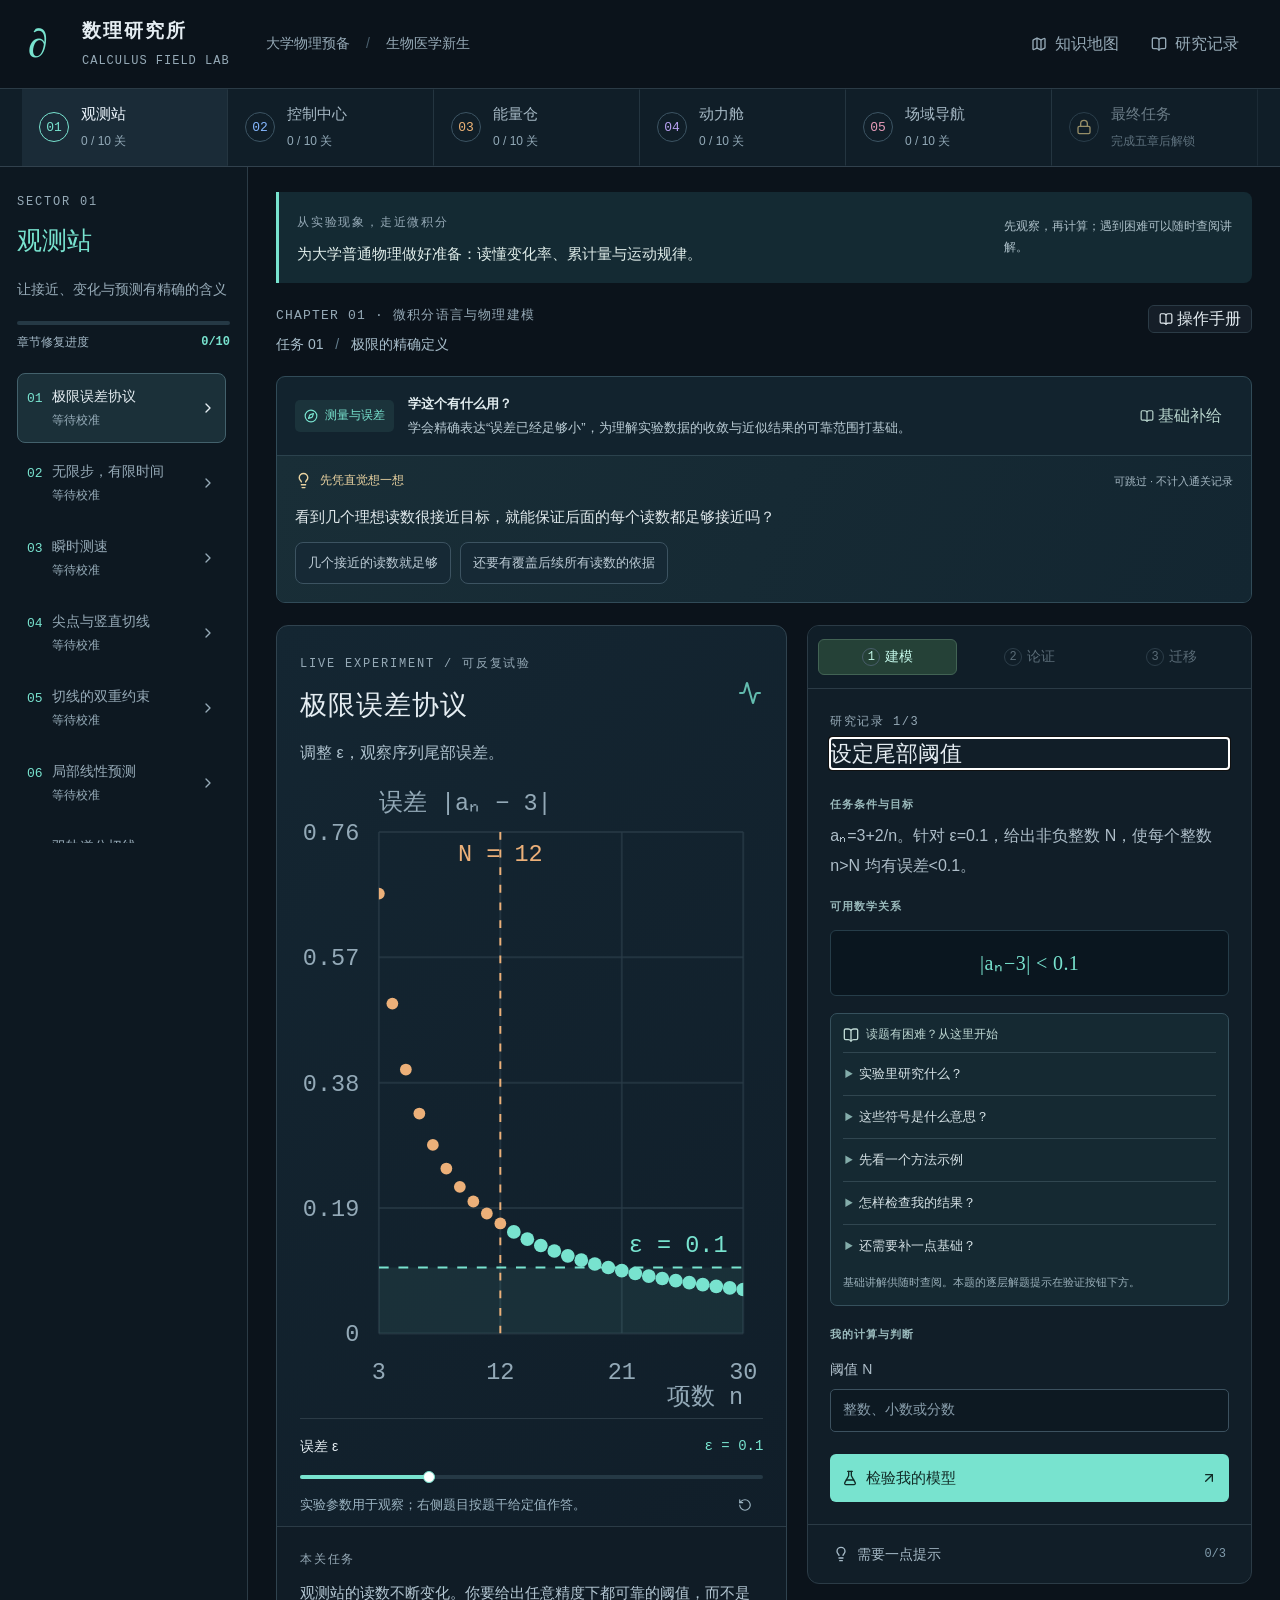
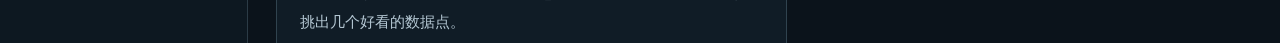
<file: index.html>
<!DOCTYPE html><html lang="zh-CN" class="dark"><head><meta charSet="utf-8"/><meta name="viewport" content="width=device-width, initial-scale=1"/><link rel="stylesheet" href="https://yaoyuzhang1.github.io/math-physics-lab-play/_next/static/css/index.BwyUBwGz.css" data-rsc-css-href="https://yaoyuzhang1.github.io/math-physics-lab-play/_next/static/css/index.BwyUBwGz.css" data-precedence="vite-rsc/importer-resources"/><link rel="modulepreload" fetchPriority="low" href="https://yaoyuzhang1.github.io/math-physics-lab-play/_next/static/chunks/index-DIDPysHD.js"/><script src="https://yaoyuzhang1.github.io/math-physics-lab-play/_next/static/chunks/rolldown-runtime-C60lm6uB.js" type="module" async=""></script><script src="https://yaoyuzhang1.github.io/math-physics-lab-play/_next/static/chunks/framework-D_rUT4EX.js" type="module" async=""></script><link rel="modulepreload" href="https://yaoyuzhang1.github.io/math-physics-lab-play/_next/static/chunks/layout-segment-context-DP21lAop.js" crossorigin=""/><link rel="modulepreload" href="https://yaoyuzhang1.github.io/math-physics-lab-play/_next/static/chunks/page-DeV_nULg.js" crossorigin=""/><title>数理研究所 · 生物医学大学物理预备</title><meta name="description" content="面向生物医学新生的大学物理预备游戏。通过测量、流量、温度、弹性与场的实验，理解微积分；五章50关、68项核心知识，含基础讲解与迁移验证。"/><link rel="icon" href="/math-physics-lab-play/favicon.svg"/><script>Object.assign(((self[Symbol.for("vinext.navigationRuntime")]??={bootstrap:{routeManifest:null},functions:{}}).bootstrap.rsc??={rsc:[]}),{params:{},nav:{"pathname":"/","searchParams":[]}})</script><link rel="modulepreload" href="https://yaoyuzhang1.github.io/math-physics-lab-play/_next/static/chunks/index-DIDPysHD.js" />
</head><body><div class="course-app" style="--chapter-color:#78e3cf"><header class="topbar"><div class="brand"><span class="brand-mark">∂</span><div><strong>数理研究所</strong><span>CALCULUS FIELD LAB</span></div></div><div class="course-label">大学物理预备 <span>/</span> 生物医学新生</div><div class="top-actions"><button type="button" tabindex="0" data-slot="button" class="group/button inline-flex shrink-0 items-center justify-center rounded-lg border border-transparent bg-clip-padding text-sm font-medium whitespace-nowrap transition-all outline-none select-none focus-visible:border-ring focus-visible:ring-3 focus-visible:ring-ring/50 active:not-aria-[haspopup]:translate-y-px disabled:pointer-events-none disabled:opacity-50 aria-invalid:border-destructive aria-invalid:ring-3 aria-invalid:ring-destructive/20 dark:aria-invalid:border-destructive/50 dark:aria-invalid:ring-destructive/40 [&amp;_svg]:pointer-events-none [&amp;_svg]:shrink-0 [&amp;_svg:not([class*=&#x27;size-&#x27;])]:size-4 hover:bg-muted hover:text-foreground aria-expanded:bg-muted aria-expanded:text-foreground dark:hover:bg-muted/50 h-8 gap-1.5 px-2.5 has-data-[icon=inline-end]:pr-2 has-data-[icon=inline-start]:pl-2 manual-button"><svg xmlns="http://www.w3.org/2000/svg" width="24" height="24" viewBox="0 0 24 24" fill="none" stroke="currentColor" stroke-width="2" stroke-linecap="round" stroke-linejoin="round" class="lucide lucide-map" aria-hidden="true"><path d="M14.106 5.553a2 2 0 0 0 1.788 0l3.659-1.83A1 1 0 0 1 21 4.619v12.764a1 1 0 0 1-.553.894l-4.553 2.277a2 2 0 0 1-1.788 0l-4.212-2.106a2 2 0 0 0-1.788 0l-3.659 1.83A1 1 0 0 1 3 19.381V6.618a1 1 0 0 1 .553-.894l4.553-2.277a2 2 0 0 1 1.788 0z"></path><path d="M15 5.764v15"></path><path d="M9 3.236v15"></path></svg>知识地图</button><button type="button" tabindex="0" data-slot="button" class="group/button inline-flex shrink-0 items-center justify-center rounded-lg border border-transparent bg-clip-padding text-sm font-medium whitespace-nowrap transition-all outline-none select-none focus-visible:border-ring focus-visible:ring-3 focus-visible:ring-ring/50 active:not-aria-[haspopup]:translate-y-px disabled:pointer-events-none disabled:opacity-50 aria-invalid:border-destructive aria-invalid:ring-3 aria-invalid:ring-destructive/20 dark:aria-invalid:border-destructive/50 dark:aria-invalid:ring-destructive/40 [&amp;_svg]:pointer-events-none [&amp;_svg]:shrink-0 [&amp;_svg:not([class*=&#x27;size-&#x27;])]:size-4 hover:bg-muted hover:text-foreground aria-expanded:bg-muted aria-expanded:text-foreground dark:hover:bg-muted/50 h-8 gap-1.5 px-2.5 has-data-[icon=inline-end]:pr-2 has-data-[icon=inline-start]:pl-2 manual-button"><svg xmlns="http://www.w3.org/2000/svg" width="24" height="24" viewBox="0 0 24 24" fill="none" stroke="currentColor" stroke-width="2" stroke-linecap="round" stroke-linejoin="round" class="lucide lucide-book-open" aria-hidden="true"><path d="M12 5v16"></path><path d="M20.001 19A2 2 0 0022 17V5a2 2 0 00-1.999-2L16 3.002A5 5 0 0012 5a5 5 0 00-4-2H4a2 2 0 00-2 2v12a2 2 0 001.999 2H8a5 5 0 014 2 5 5 0 014-2z"></path></svg>研究记录</button></div></header><nav class="chapter-strip" aria-label="课程章节"><button type="button" data-disabled="" tabindex="0" disabled="" data-slot="button" aria-current="step" class="group/button inline-flex shrink-0 items-center justify-center rounded-lg border border-transparent bg-clip-padding text-sm font-medium whitespace-nowrap transition-all outline-none select-none focus-visible:border-ring focus-visible:ring-3 focus-visible:ring-ring/50 active:not-aria-[haspopup]:translate-y-px disabled:pointer-events-none disabled:opacity-50 aria-invalid:border-destructive aria-invalid:ring-3 aria-invalid:ring-destructive/20 dark:aria-invalid:border-destructive/50 dark:aria-invalid:ring-destructive/40 [&amp;_svg]:pointer-events-none [&amp;_svg]:shrink-0 [&amp;_svg:not([class*=&#x27;size-&#x27;])]:size-4 hover:bg-muted hover:text-foreground aria-expanded:bg-muted aria-expanded:text-foreground dark:hover:bg-muted/50 h-8 gap-1.5 px-2.5 has-data-[icon=inline-end]:pr-2 has-data-[icon=inline-start]:pl-2 chapter-station selected" style="--station-color:#78e3cf"><span class="station-index">01</span><span><strong>观测站</strong><small>0 / 10 关</small></span><span class="station-progress" style="width:0%"></span></button><button type="button" data-disabled="" tabindex="0" disabled="" data-slot="button" class="group/button inline-flex shrink-0 items-center justify-center rounded-lg border border-transparent bg-clip-padding text-sm font-medium whitespace-nowrap transition-all outline-none select-none focus-visible:border-ring focus-visible:ring-3 focus-visible:ring-ring/50 active:not-aria-[haspopup]:translate-y-px disabled:pointer-events-none disabled:opacity-50 aria-invalid:border-destructive aria-invalid:ring-3 aria-invalid:ring-destructive/20 dark:aria-invalid:border-destructive/50 dark:aria-invalid:ring-destructive/40 [&amp;_svg]:pointer-events-none [&amp;_svg]:shrink-0 [&amp;_svg:not([class*=&#x27;size-&#x27;])]:size-4 hover:bg-muted hover:text-foreground aria-expanded:bg-muted aria-expanded:text-foreground dark:hover:bg-muted/50 h-8 gap-1.5 px-2.5 has-data-[icon=inline-end]:pr-2 has-data-[icon=inline-start]:pl-2 chapter-station" style="--station-color:#86b8ff"><span class="station-index">02</span><span><strong>控制中心</strong><small>0 / 10 关</small></span><span class="station-progress" style="width:0%"></span></button><button type="button" data-disabled="" tabindex="0" disabled="" data-slot="button" class="group/button inline-flex shrink-0 items-center justify-center rounded-lg border border-transparent bg-clip-padding text-sm font-medium whitespace-nowrap transition-all outline-none select-none focus-visible:border-ring focus-visible:ring-3 focus-visible:ring-ring/50 active:not-aria-[haspopup]:translate-y-px disabled:pointer-events-none disabled:opacity-50 aria-invalid:border-destructive aria-invalid:ring-3 aria-invalid:ring-destructive/20 dark:aria-invalid:border-destructive/50 dark:aria-invalid:ring-destructive/40 [&amp;_svg]:pointer-events-none [&amp;_svg]:shrink-0 [&amp;_svg:not([class*=&#x27;size-&#x27;])]:size-4 hover:bg-muted hover:text-foreground aria-expanded:bg-muted aria-expanded:text-foreground dark:hover:bg-muted/50 h-8 gap-1.5 px-2.5 has-data-[icon=inline-end]:pr-2 has-data-[icon=inline-start]:pl-2 chapter-station" style="--station-color:#efb477"><span class="station-index">03</span><span><strong>能量仓</strong><small>0 / 10 关</small></span><span class="station-progress" style="width:0%"></span></button><button type="button" data-disabled="" tabindex="0" disabled="" data-slot="button" class="group/button inline-flex shrink-0 items-center justify-center rounded-lg border border-transparent bg-clip-padding text-sm font-medium whitespace-nowrap transition-all outline-none select-none focus-visible:border-ring focus-visible:ring-3 focus-visible:ring-ring/50 active:not-aria-[haspopup]:translate-y-px disabled:pointer-events-none disabled:opacity-50 aria-invalid:border-destructive aria-invalid:ring-3 aria-invalid:ring-destructive/20 dark:aria-invalid:border-destructive/50 dark:aria-invalid:ring-destructive/40 [&amp;_svg]:pointer-events-none [&amp;_svg]:shrink-0 [&amp;_svg:not([class*=&#x27;size-&#x27;])]:size-4 hover:bg-muted hover:text-foreground aria-expanded:bg-muted aria-expanded:text-foreground dark:hover:bg-muted/50 h-8 gap-1.5 px-2.5 has-data-[icon=inline-end]:pr-2 has-data-[icon=inline-start]:pl-2 chapter-station" style="--station-color:#b9a1f3"><span class="station-index">04</span><span><strong>动力舱</strong><small>0 / 10 关</small></span><span class="station-progress" style="width:0%"></span></button><button type="button" data-disabled="" tabindex="0" disabled="" data-slot="button" class="group/button inline-flex shrink-0 items-center justify-center rounded-lg border border-transparent bg-clip-padding text-sm font-medium whitespace-nowrap transition-all outline-none select-none focus-visible:border-ring focus-visible:ring-3 focus-visible:ring-ring/50 active:not-aria-[haspopup]:translate-y-px disabled:pointer-events-none disabled:opacity-50 aria-invalid:border-destructive aria-invalid:ring-3 aria-invalid:ring-destructive/20 dark:aria-invalid:border-destructive/50 dark:aria-invalid:ring-destructive/40 [&amp;_svg]:pointer-events-none [&amp;_svg]:shrink-0 [&amp;_svg:not([class*=&#x27;size-&#x27;])]:size-4 hover:bg-muted hover:text-foreground aria-expanded:bg-muted aria-expanded:text-foreground dark:hover:bg-muted/50 h-8 gap-1.5 px-2.5 has-data-[icon=inline-end]:pr-2 has-data-[icon=inline-start]:pl-2 chapter-station" style="--station-color:#e99cba"><span class="station-index">05</span><span><strong>场域导航</strong><small>0 / 10 关</small></span><span class="station-progress" style="width:0%"></span></button><button type="button" data-disabled="" tabindex="0" disabled="" data-slot="button" class="group/button inline-flex shrink-0 items-center justify-center rounded-lg border border-transparent bg-clip-padding text-sm font-medium whitespace-nowrap transition-all outline-none select-none focus-visible:border-ring focus-visible:ring-3 focus-visible:ring-ring/50 active:not-aria-[haspopup]:translate-y-px disabled:pointer-events-none disabled:opacity-50 aria-invalid:border-destructive aria-invalid:ring-3 aria-invalid:ring-destructive/20 dark:aria-invalid:border-destructive/50 dark:aria-invalid:ring-destructive/40 [&amp;_svg]:pointer-events-none [&amp;_svg]:shrink-0 [&amp;_svg:not([class*=&#x27;size-&#x27;])]:size-4 hover:bg-muted hover:text-foreground aria-expanded:bg-muted aria-expanded:text-foreground dark:hover:bg-muted/50 h-8 gap-1.5 px-2.5 has-data-[icon=inline-end]:pr-2 has-data-[icon=inline-start]:pl-2 chapter-station" style="--station-color:#f0d992"><span class="station-index"><svg xmlns="http://www.w3.org/2000/svg" width="14" height="14" viewBox="0 0 24 24" fill="none" stroke="currentColor" stroke-width="2" stroke-linecap="round" stroke-linejoin="round" class="lucide lucide-lock" aria-hidden="true"><rect width="18" height="11" x="3" y="11" rx="2" ry="2"></rect><path d="M7 11V7a5 5 0 0 1 10 0v4"></path></svg></span><span><strong>最终任务</strong><small>完成五章后解锁</small></span><span class="station-progress" style="width:0%"></span></button></nav><div data-slot="sidebar-wrapper" style="--sidebar-width:16rem;--sidebar-width-icon:3rem" class="group/sidebar-wrapper flex min-h-svh w-full has-data-[variant=inset]:bg-sidebar lab-shell course-shell"><div data-slot="sidebar" class="flex h-full w-(--sidebar-width) flex-col bg-sidebar text-sidebar-foreground mission-rail course-rail"><div class="rail-kicker">SECTOR <!-- -->01</div><h1>观测站</h1><p class="rail-intro">让接近、变化与预测有精确的含义</p><div data-progressing="" aria-valuemax="100" aria-valuemin="0" aria-valuenow="0" aria-valuetext="0%" role="progressbar" data-slot="progress" aria-label="观测站完成0关，共10关" class="flex flex-wrap gap-3"><div data-progressing="" data-slot="progress-track" class="bg-muted h-1 rounded-full relative flex w-full items-center overflow-x-hidden"><div data-progressing="" style="inset-inline-start:0;height:inherit;width:0%" data-slot="progress-indicator" class="bg-primary h-full transition-all"></div></div><span role="presentation" style="clip-path:inset(50%);overflow:hidden;white-space:nowrap;border:0;padding:0;width:1px;height:1px;margin:-1px;position:fixed;top:0;left:0">x</span></div><div class="rail-progress-copy"><span>章节修复进度</span><strong>0<!-- -->/<!-- -->10</strong></div><nav class="course-mission-list" aria-label="本章关卡"><button type="button" data-disabled="" tabindex="0" disabled="" data-slot="button" aria-current="page" class="group/button inline-flex shrink-0 items-center justify-center rounded-lg border border-transparent bg-clip-padding text-sm font-medium whitespace-nowrap transition-all outline-none select-none focus-visible:border-ring focus-visible:ring-3 focus-visible:ring-ring/50 active:not-aria-[haspopup]:translate-y-px disabled:pointer-events-none disabled:opacity-50 aria-invalid:border-destructive aria-invalid:ring-3 aria-invalid:ring-destructive/20 dark:aria-invalid:border-destructive/50 dark:aria-invalid:ring-destructive/40 [&amp;_svg]:pointer-events-none [&amp;_svg]:shrink-0 [&amp;_svg:not([class*=&#x27;size-&#x27;])]:size-4 hover:bg-muted hover:text-foreground aria-expanded:bg-muted aria-expanded:text-foreground dark:hover:bg-muted/50 h-8 gap-1.5 px-2.5 has-data-[icon=inline-end]:pr-2 has-data-[icon=inline-start]:pl-2 mission-item active"><span class="mission-number">01</span><span class="mission-label"><strong>极限误差协议</strong><small>等待校准</small></span><svg xmlns="http://www.w3.org/2000/svg" width="15" height="15" viewBox="0 0 24 24" fill="none" stroke="currentColor" stroke-width="2" stroke-linecap="round" stroke-linejoin="round" class="lucide lucide-chevron-right" aria-hidden="true"><path d="m9 18 6-6-6-6"></path></svg></button><button type="button" data-disabled="" tabindex="0" disabled="" data-slot="button" class="group/button inline-flex shrink-0 items-center justify-center rounded-lg border border-transparent bg-clip-padding text-sm font-medium whitespace-nowrap transition-all outline-none select-none focus-visible:border-ring focus-visible:ring-3 focus-visible:ring-ring/50 active:not-aria-[haspopup]:translate-y-px disabled:pointer-events-none disabled:opacity-50 aria-invalid:border-destructive aria-invalid:ring-3 aria-invalid:ring-destructive/20 dark:aria-invalid:border-destructive/50 dark:aria-invalid:ring-destructive/40 [&amp;_svg]:pointer-events-none [&amp;_svg]:shrink-0 [&amp;_svg:not([class*=&#x27;size-&#x27;])]:size-4 hover:bg-muted hover:text-foreground aria-expanded:bg-muted aria-expanded:text-foreground dark:hover:bg-muted/50 h-8 gap-1.5 px-2.5 has-data-[icon=inline-end]:pr-2 has-data-[icon=inline-start]:pl-2 mission-item"><span class="mission-number">02</span><span class="mission-label"><strong>无限步，有限时间</strong><small>等待校准</small></span><svg xmlns="http://www.w3.org/2000/svg" width="15" height="15" viewBox="0 0 24 24" fill="none" stroke="currentColor" stroke-width="2" stroke-linecap="round" stroke-linejoin="round" class="lucide lucide-chevron-right" aria-hidden="true"><path d="m9 18 6-6-6-6"></path></svg></button><button type="button" data-disabled="" tabindex="0" disabled="" data-slot="button" class="group/button inline-flex shrink-0 items-center justify-center rounded-lg border border-transparent bg-clip-padding text-sm font-medium whitespace-nowrap transition-all outline-none select-none focus-visible:border-ring focus-visible:ring-3 focus-visible:ring-ring/50 active:not-aria-[haspopup]:translate-y-px disabled:pointer-events-none disabled:opacity-50 aria-invalid:border-destructive aria-invalid:ring-3 aria-invalid:ring-destructive/20 dark:aria-invalid:border-destructive/50 dark:aria-invalid:ring-destructive/40 [&amp;_svg]:pointer-events-none [&amp;_svg]:shrink-0 [&amp;_svg:not([class*=&#x27;size-&#x27;])]:size-4 hover:bg-muted hover:text-foreground aria-expanded:bg-muted aria-expanded:text-foreground dark:hover:bg-muted/50 h-8 gap-1.5 px-2.5 has-data-[icon=inline-end]:pr-2 has-data-[icon=inline-start]:pl-2 mission-item"><span class="mission-number">03</span><span class="mission-label"><strong>瞬时测速</strong><small>等待校准</small></span><svg xmlns="http://www.w3.org/2000/svg" width="15" height="15" viewBox="0 0 24 24" fill="none" stroke="currentColor" stroke-width="2" stroke-linecap="round" stroke-linejoin="round" class="lucide lucide-chevron-right" aria-hidden="true"><path d="m9 18 6-6-6-6"></path></svg></button><button type="button" data-disabled="" tabindex="0" disabled="" data-slot="button" class="group/button inline-flex shrink-0 items-center justify-center rounded-lg border border-transparent bg-clip-padding text-sm font-medium whitespace-nowrap transition-all outline-none select-none focus-visible:border-ring focus-visible:ring-3 focus-visible:ring-ring/50 active:not-aria-[haspopup]:translate-y-px disabled:pointer-events-none disabled:opacity-50 aria-invalid:border-destructive aria-invalid:ring-3 aria-invalid:ring-destructive/20 dark:aria-invalid:border-destructive/50 dark:aria-invalid:ring-destructive/40 [&amp;_svg]:pointer-events-none [&amp;_svg]:shrink-0 [&amp;_svg:not([class*=&#x27;size-&#x27;])]:size-4 hover:bg-muted hover:text-foreground aria-expanded:bg-muted aria-expanded:text-foreground dark:hover:bg-muted/50 h-8 gap-1.5 px-2.5 has-data-[icon=inline-end]:pr-2 has-data-[icon=inline-start]:pl-2 mission-item"><span class="mission-number">04</span><span class="mission-label"><strong>尖点与竖直切线</strong><small>等待校准</small></span><svg xmlns="http://www.w3.org/2000/svg" width="15" height="15" viewBox="0 0 24 24" fill="none" stroke="currentColor" stroke-width="2" stroke-linecap="round" stroke-linejoin="round" class="lucide lucide-chevron-right" aria-hidden="true"><path d="m9 18 6-6-6-6"></path></svg></button><button type="button" data-disabled="" tabindex="0" disabled="" data-slot="button" class="group/button inline-flex shrink-0 items-center justify-center rounded-lg border border-transparent bg-clip-padding text-sm font-medium whitespace-nowrap transition-all outline-none select-none focus-visible:border-ring focus-visible:ring-3 focus-visible:ring-ring/50 active:not-aria-[haspopup]:translate-y-px disabled:pointer-events-none disabled:opacity-50 aria-invalid:border-destructive aria-invalid:ring-3 aria-invalid:ring-destructive/20 dark:aria-invalid:border-destructive/50 dark:aria-invalid:ring-destructive/40 [&amp;_svg]:pointer-events-none [&amp;_svg]:shrink-0 [&amp;_svg:not([class*=&#x27;size-&#x27;])]:size-4 hover:bg-muted hover:text-foreground aria-expanded:bg-muted aria-expanded:text-foreground dark:hover:bg-muted/50 h-8 gap-1.5 px-2.5 has-data-[icon=inline-end]:pr-2 has-data-[icon=inline-start]:pl-2 mission-item"><span class="mission-number">05</span><span class="mission-label"><strong>切线的双重约束</strong><small>等待校准</small></span><svg xmlns="http://www.w3.org/2000/svg" width="15" height="15" viewBox="0 0 24 24" fill="none" stroke="currentColor" stroke-width="2" stroke-linecap="round" stroke-linejoin="round" class="lucide lucide-chevron-right" aria-hidden="true"><path d="m9 18 6-6-6-6"></path></svg></button><button type="button" data-disabled="" tabindex="0" disabled="" data-slot="button" class="group/button inline-flex shrink-0 items-center justify-center rounded-lg border border-transparent bg-clip-padding text-sm font-medium whitespace-nowrap transition-all outline-none select-none focus-visible:border-ring focus-visible:ring-3 focus-visible:ring-ring/50 active:not-aria-[haspopup]:translate-y-px disabled:pointer-events-none disabled:opacity-50 aria-invalid:border-destructive aria-invalid:ring-3 aria-invalid:ring-destructive/20 dark:aria-invalid:border-destructive/50 dark:aria-invalid:ring-destructive/40 [&amp;_svg]:pointer-events-none [&amp;_svg]:shrink-0 [&amp;_svg:not([class*=&#x27;size-&#x27;])]:size-4 hover:bg-muted hover:text-foreground aria-expanded:bg-muted aria-expanded:text-foreground dark:hover:bg-muted/50 h-8 gap-1.5 px-2.5 has-data-[icon=inline-end]:pr-2 has-data-[icon=inline-start]:pl-2 mission-item"><span class="mission-number">06</span><span class="mission-label"><strong>局部线性预测</strong><small>等待校准</small></span><svg xmlns="http://www.w3.org/2000/svg" width="15" height="15" viewBox="0 0 24 24" fill="none" stroke="currentColor" stroke-width="2" stroke-linecap="round" stroke-linejoin="round" class="lucide lucide-chevron-right" aria-hidden="true"><path d="m9 18 6-6-6-6"></path></svg></button><button type="button" data-disabled="" tabindex="0" disabled="" data-slot="button" class="group/button inline-flex shrink-0 items-center justify-center rounded-lg border border-transparent bg-clip-padding text-sm font-medium whitespace-nowrap transition-all outline-none select-none focus-visible:border-ring focus-visible:ring-3 focus-visible:ring-ring/50 active:not-aria-[haspopup]:translate-y-px disabled:pointer-events-none disabled:opacity-50 aria-invalid:border-destructive aria-invalid:ring-3 aria-invalid:ring-destructive/20 dark:aria-invalid:border-destructive/50 dark:aria-invalid:ring-destructive/40 [&amp;_svg]:pointer-events-none [&amp;_svg]:shrink-0 [&amp;_svg:not([class*=&#x27;size-&#x27;])]:size-4 hover:bg-muted hover:text-foreground aria-expanded:bg-muted aria-expanded:text-foreground dark:hover:bg-muted/50 h-8 gap-1.5 px-2.5 has-data-[icon=inline-end]:pr-2 has-data-[icon=inline-start]:pl-2 mission-item"><span class="mission-number">07</span><span class="mission-label"><strong>双轨道公切线</strong><small>等待校准</small></span><svg xmlns="http://www.w3.org/2000/svg" width="15" height="15" viewBox="0 0 24 24" fill="none" stroke="currentColor" stroke-width="2" stroke-linecap="round" stroke-linejoin="round" class="lucide lucide-chevron-right" aria-hidden="true"><path d="m9 18 6-6-6-6"></path></svg></button><button type="button" data-disabled="" tabindex="0" disabled="" data-slot="button" class="group/button inline-flex shrink-0 items-center justify-center rounded-lg border border-transparent bg-clip-padding text-sm font-medium whitespace-nowrap transition-all outline-none select-none focus-visible:border-ring focus-visible:ring-3 focus-visible:ring-ring/50 active:not-aria-[haspopup]:translate-y-px disabled:pointer-events-none disabled:opacity-50 aria-invalid:border-destructive aria-invalid:ring-3 aria-invalid:ring-destructive/20 dark:aria-invalid:border-destructive/50 dark:aria-invalid:ring-destructive/40 [&amp;_svg]:pointer-events-none [&amp;_svg]:shrink-0 [&amp;_svg:not([class*=&#x27;size-&#x27;])]:size-4 hover:bg-muted hover:text-foreground aria-expanded:bg-muted aria-expanded:text-foreground dark:hover:bg-muted/50 h-8 gap-1.5 px-2.5 has-data-[icon=inline-end]:pr-2 has-data-[icon=inline-start]:pl-2 mission-item"><span class="mission-number">08</span><span class="mission-label"><strong>气球的变化率</strong><small>等待校准</small></span><svg xmlns="http://www.w3.org/2000/svg" width="15" height="15" viewBox="0 0 24 24" fill="none" stroke="currentColor" stroke-width="2" stroke-linecap="round" stroke-linejoin="round" class="lucide lucide-chevron-right" aria-hidden="true"><path d="m9 18 6-6-6-6"></path></svg></button><button type="button" data-disabled="" tabindex="0" disabled="" data-slot="button" class="group/button inline-flex shrink-0 items-center justify-center rounded-lg border border-transparent bg-clip-padding text-sm font-medium whitespace-nowrap transition-all outline-none select-none focus-visible:border-ring focus-visible:ring-3 focus-visible:ring-ring/50 active:not-aria-[haspopup]:translate-y-px disabled:pointer-events-none disabled:opacity-50 aria-invalid:border-destructive aria-invalid:ring-3 aria-invalid:ring-destructive/20 dark:aria-invalid:border-destructive/50 dark:aria-invalid:ring-destructive/40 [&amp;_svg]:pointer-events-none [&amp;_svg]:shrink-0 [&amp;_svg:not([class*=&#x27;size-&#x27;])]:size-4 hover:bg-muted hover:text-foreground aria-expanded:bg-muted aria-expanded:text-foreground dark:hover:bg-muted/50 h-8 gap-1.5 px-2.5 has-data-[icon=inline-end]:pr-2 has-data-[icon=inline-start]:pl-2 mission-item"><span class="mission-number">09</span><span class="mission-label"><strong>两路标反演</strong><small>等待校准</small></span><svg xmlns="http://www.w3.org/2000/svg" width="15" height="15" viewBox="0 0 24 24" fill="none" stroke="currentColor" stroke-width="2" stroke-linecap="round" stroke-linejoin="round" class="lucide lucide-chevron-right" aria-hidden="true"><path d="m9 18 6-6-6-6"></path></svg></button><button type="button" data-disabled="" tabindex="0" disabled="" data-slot="button" class="group/button inline-flex shrink-0 items-center justify-center rounded-lg border border-transparent bg-clip-padding text-sm font-medium whitespace-nowrap transition-all outline-none select-none focus-visible:border-ring focus-visible:ring-3 focus-visible:ring-ring/50 active:not-aria-[haspopup]:translate-y-px disabled:pointer-events-none disabled:opacity-50 aria-invalid:border-destructive aria-invalid:ring-3 aria-invalid:ring-destructive/20 dark:aria-invalid:border-destructive/50 dark:aria-invalid:ring-destructive/40 [&amp;_svg]:pointer-events-none [&amp;_svg]:shrink-0 [&amp;_svg:not([class*=&#x27;size-&#x27;])]:size-4 hover:bg-muted hover:text-foreground aria-expanded:bg-muted aria-expanded:text-foreground dark:hover:bg-muted/50 h-8 gap-1.5 px-2.5 has-data-[icon=inline-end]:pr-2 has-data-[icon=inline-start]:pl-2 mission-item"><span class="mission-number">10</span><span class="mission-label"><strong>站间极速调度</strong><small>等待校准</small></span><svg xmlns="http://www.w3.org/2000/svg" width="15" height="15" viewBox="0 0 24 24" fill="none" stroke="currentColor" stroke-width="2" stroke-linecap="round" stroke-linejoin="round" class="lucide lucide-chevron-right" aria-hidden="true"><path d="m9 18 6-6-6-6"></path></svg></button></nav><div class="campaign-status"><div><svg xmlns="http://www.w3.org/2000/svg" width="15" height="15" viewBox="0 0 24 24" fill="none" stroke="currentColor" stroke-width="2" stroke-linecap="round" stroke-linejoin="round" class="lucide lucide-activity" aria-hidden="true"><path d="M22 12h-2.48a2 2 0 0 0-1.93 1.46l-2.35 8.36a.25.25 0 0 1-.48 0L9.24 2.18a.25.25 0 0 0-.48 0l-2.35 8.36A2 2 0 0 1 4.49 12H2"></path></svg><span>0<!-- -->/5 套系统已修复</span></div><div data-progressing="" aria-valuemax="100" aria-valuemin="0" aria-valuenow="0" aria-valuetext="0%" role="progressbar" data-slot="progress" aria-label="全课程进度" class="flex flex-wrap gap-3"><div data-progressing="" data-slot="progress-track" class="bg-muted h-1 rounded-full relative flex w-full items-center overflow-x-hidden"><div data-progressing="" style="inset-inline-start:0;height:inherit;width:0%" data-slot="progress-indicator" class="bg-primary h-full transition-all"></div></div><span role="presentation" style="clip-path:inset(50%);overflow:hidden;white-space:nowrap;border:0;padding:0;width:1px;height:1px;margin:-1px;position:fixed;top:0;left:0">x</span></div><p><b>0</b> / <!-- -->157<!-- --> 项验证<!-- --> <span>0<!-- --> 项独立完成</span></p></div></div><main class="workspace course-workspace"><section class="course-orientation" aria-label="学习目标"><div><span class="eyebrow">从实验现象，走近微积分</span><p>为大学普通物理做好准备：读懂变化率、累计量与运动规律。</p></div><span>先观察，再计算；遇到困难可以随时查阅讲解。</span></section><div class="workspace-heading course-heading"><div><div class="eyebrow">CHAPTER 01<!-- --> <!-- -->· <!-- -->微积分语言与物理建模</div><p class="mission-context">任务<!-- --> <!-- -->01<span> / </span>极限的精确定义</p></div><button type="button" tabindex="0" data-slot="button" class="group/button inline-flex shrink-0 items-center justify-center border bg-clip-padding font-medium whitespace-nowrap transition-all outline-none select-none focus-visible:border-ring focus-visible:ring-3 focus-visible:ring-ring/50 active:not-aria-[haspopup]:translate-y-px disabled:pointer-events-none disabled:opacity-50 aria-invalid:border-destructive aria-invalid:ring-3 aria-invalid:ring-destructive/20 dark:aria-invalid:border-destructive/50 dark:aria-invalid:ring-destructive/40 [&amp;_svg]:pointer-events-none [&amp;_svg]:shrink-0 border-border bg-background hover:bg-muted hover:text-foreground aria-expanded:bg-muted aria-expanded:text-foreground dark:border-input dark:bg-input/30 dark:hover:bg-input/50 h-7 gap-1 rounded-[min(var(--radius-md),12px)] px-2.5 text-[0.8rem] in-data-[slot=button-group]:rounded-lg has-data-[icon=inline-end]:pr-1.5 has-data-[icon=inline-start]:pl-1.5 [&amp;_svg:not([class*=&#x27;size-&#x27;])]:size-3.5"><svg xmlns="http://www.w3.org/2000/svg" width="24" height="24" viewBox="0 0 24 24" fill="none" stroke="currentColor" stroke-width="2" stroke-linecap="round" stroke-linejoin="round" class="lucide lucide-book-open" aria-hidden="true"><path d="M12 5v16"></path><path d="M20.001 19A2 2 0 0022 17V5a2 2 0 00-1.999-2L16 3.002A5 5 0 0012 5a5 5 0 00-4-2H4a2 2 0 00-2 2v12a2 2 0 001.999 2H8a5 5 0 014 2 5 5 0 014-2z"></path></svg>操作手册</button></div><section class="learning-intro" aria-label="本关用途与直觉预测"><div class="learning-purpose"><span class="learning-badge"><svg xmlns="http://www.w3.org/2000/svg" width="14" height="14" viewBox="0 0 24 24" fill="none" stroke="currentColor" stroke-width="2" stroke-linecap="round" stroke-linejoin="round" class="lucide lucide-compass" aria-hidden="true"><circle cx="12" cy="12" r="10"></circle><path d="m16.24 7.76-1.804 5.411a2 2 0 0 1-1.265 1.265L7.76 16.24l1.804-5.411a2 2 0 0 1 1.265-1.265z"></path></svg>测量与误差</span><p><strong>学这个有什么用？</strong>学会精确表达“误差已经足够小”，为理解实验数据的收敛与近似结果的可靠范围打基础。</p><button type="button" tabindex="0" data-slot="button" class="group/button inline-flex shrink-0 items-center justify-center border border-transparent bg-clip-padding font-medium whitespace-nowrap transition-all outline-none select-none focus-visible:border-ring focus-visible:ring-3 focus-visible:ring-ring/50 active:not-aria-[haspopup]:translate-y-px disabled:pointer-events-none disabled:opacity-50 aria-invalid:border-destructive aria-invalid:ring-3 aria-invalid:ring-destructive/20 dark:aria-invalid:border-destructive/50 dark:aria-invalid:ring-destructive/40 [&amp;_svg]:pointer-events-none [&amp;_svg]:shrink-0 hover:bg-muted hover:text-foreground aria-expanded:bg-muted aria-expanded:text-foreground dark:hover:bg-muted/50 h-7 gap-1 rounded-[min(var(--radius-md),12px)] px-2.5 text-[0.8rem] in-data-[slot=button-group]:rounded-lg has-data-[icon=inline-end]:pr-1.5 has-data-[icon=inline-start]:pl-1.5 [&amp;_svg:not([class*=&#x27;size-&#x27;])]:size-3.5"><svg xmlns="http://www.w3.org/2000/svg" width="15" height="15" viewBox="0 0 24 24" fill="none" stroke="currentColor" stroke-width="2" stroke-linecap="round" stroke-linejoin="round" class="lucide lucide-book-open" aria-hidden="true"><path d="M12 5v16"></path><path d="M20.001 19A2 2 0 0022 17V5a2 2 0 00-1.999-2L16 3.002A5 5 0 0012 5a5 5 0 00-4-2H4a2 2 0 00-2 2v12a2 2 0 001.999 2H8a5 5 0 014 2 5 5 0 014-2z"></path></svg>基础补给</button></div><div class="curiosity-card"><div class="curiosity-heading"><svg xmlns="http://www.w3.org/2000/svg" width="17" height="17" viewBox="0 0 24 24" fill="none" stroke="currentColor" stroke-width="2" stroke-linecap="round" stroke-linejoin="round" class="lucide lucide-lightbulb" aria-hidden="true"><path d="M15 14c.2-1 .7-1.7 1.5-2.5 1-.9 1.5-2.2 1.5-3.5A6 6 0 0 0 6 8c0 1 .2 2.2 1.5 3.5.7.7 1.3 1.5 1.5 2.5"></path><path d="M9 18h6"></path><path d="M10 22h4"></path></svg><span>先凭直觉想一想</span><small>可跳过 · 不计入通关记录</small></div><p class="curiosity-question">看到几个理想读数很接近目标，就能保证后面的每个读数都足够接近吗？</p><div class="prediction-options" role="group" aria-label="直觉预测选项"><button type="button" tabindex="0" data-slot="button" aria-pressed="false" class="group/button inline-flex shrink-0 items-center justify-center rounded-lg border bg-clip-padding text-sm font-medium whitespace-nowrap transition-all outline-none select-none focus-visible:border-ring focus-visible:ring-3 focus-visible:ring-ring/50 active:not-aria-[haspopup]:translate-y-px disabled:pointer-events-none disabled:opacity-50 aria-invalid:border-destructive aria-invalid:ring-3 aria-invalid:ring-destructive/20 dark:aria-invalid:border-destructive/50 dark:aria-invalid:ring-destructive/40 [&amp;_svg]:pointer-events-none [&amp;_svg]:shrink-0 [&amp;_svg:not([class*=&#x27;size-&#x27;])]:size-4 border-border bg-background hover:bg-muted hover:text-foreground aria-expanded:bg-muted aria-expanded:text-foreground dark:border-input dark:bg-input/30 dark:hover:bg-input/50 h-8 gap-1.5 px-2.5 has-data-[icon=inline-end]:pr-2 has-data-[icon=inline-start]:pl-2">几个接近的读数就足够</button><button type="button" tabindex="0" data-slot="button" aria-pressed="false" class="group/button inline-flex shrink-0 items-center justify-center rounded-lg border bg-clip-padding text-sm font-medium whitespace-nowrap transition-all outline-none select-none focus-visible:border-ring focus-visible:ring-3 focus-visible:ring-ring/50 active:not-aria-[haspopup]:translate-y-px disabled:pointer-events-none disabled:opacity-50 aria-invalid:border-destructive aria-invalid:ring-3 aria-invalid:ring-destructive/20 dark:aria-invalid:border-destructive/50 dark:aria-invalid:ring-destructive/40 [&amp;_svg]:pointer-events-none [&amp;_svg]:shrink-0 [&amp;_svg:not([class*=&#x27;size-&#x27;])]:size-4 border-border bg-background hover:bg-muted hover:text-foreground aria-expanded:bg-muted aria-expanded:text-foreground dark:border-input dark:bg-input/30 dark:hover:bg-input/50 h-8 gap-1.5 px-2.5 has-data-[icon=inline-end]:pr-2 has-data-[icon=inline-start]:pl-2">还要有覆盖后续所有读数的依据</button></div></div></section><div class="work-grid course-work-grid"><section class="experiment-panel course-experiment" aria-label="交互实验"><div class="experiment-heading"><div><span class="eyebrow">LIVE EXPERIMENT / 可反复试验</span><h2>极限误差协议</h2></div><svg xmlns="http://www.w3.org/2000/svg" width="24" height="24" viewBox="0 0 24 24" fill="none" stroke="currentColor" stroke-width="2" stroke-linecap="round" stroke-linejoin="round" class="lucide lucide-activity" aria-hidden="true"><path d="M22 12h-2.48a2 2 0 0 0-1.93 1.46l-2.35 8.36a.25.25 0 0 1-.48 0L9.24 2.18a.25.25 0 0 0-.48 0l-2.35 8.36A2 2 0 0 1 4.49 12H2"></path></svg></div><p class="experiment-description">调整 ε，观察序列尾部误差。</p><div class="plot"><svg viewBox="0 0 620 320" role="img" aria-label="序列误差与精度要求对照，阈值之后的点以绿色标出"><defs><clipPath id="plot-clip-0"><rect x="52" y="25" width="546" height="256"></rect></clipPath></defs><g><line class="grid-line" x1="52" x2="598" y1="281" y2="281"></line><text x="42" y="285" text-anchor="end">0</text></g><g><line class="grid-line" x1="52" x2="598" y1="217" y2="217"></line><text x="42" y="221" text-anchor="end">0.19</text></g><g><line class="grid-line" x1="52" x2="598" y1="153" y2="153"></line><text x="42" y="157" text-anchor="end">0.38</text></g><g><line class="grid-line" x1="52" x2="598" y1="89" y2="89"></line><text x="42" y="93" text-anchor="end">0.57</text></g><g><line class="grid-line" x1="52" x2="598" y1="25" y2="25"></line><text x="42" y="29" text-anchor="end">0.76</text></g><g><line class="grid-line" x1="52" x2="52" y1="25" y2="281"></line><text x="52" y="304" text-anchor="middle">3</text></g><g><line class="grid-line" x1="161.2" x2="161.2" y1="25" y2="281"></line><text x="161.2" y="304" text-anchor="middle">8</text></g><g><line class="grid-line" x1="270.4" x2="270.4" y1="25" y2="281"></line><text x="270.4" y="304" text-anchor="middle">14</text></g><g><line class="grid-line" x1="379.59999999999997" x2="379.59999999999997" y1="25" y2="281"></line><text x="379.59999999999997" y="304" text-anchor="middle">19</text></g><g><line class="grid-line" x1="488.8" x2="488.8" y1="25" y2="281"></line><text x="488.8" y="304" text-anchor="middle">25</text></g><g><line class="grid-line" x1="598" x2="598" y1="25" y2="281"></line><text x="598" y="304" text-anchor="middle">30</text></g><text x="52" y="14">误差 |aₙ − 3|</text><text x="598" y="317" text-anchor="end">项数 n</text><g clip-path="url(#plot-clip-0)"><rect x="52" y="247.31578947368422" width="546" height="33.68421052631578" fill="var(--signal)" opacity=".08"></rect><line x1="52" x2="598" y1="247.31578947368422" y2="247.31578947368422" stroke="var(--signal)" stroke-dasharray="5 5"></line><line x1="234" x2="234" y1="25" y2="281" stroke="var(--amber)" stroke-dasharray="4 5"></line><circle cx="52" cy="56.438596491228054" r="3" fill="var(--amber)"></circle><circle cx="72.22222222222223" cy="112.57894736842103" r="3" fill="var(--amber)"></circle><circle cx="92.44444444444444" cy="146.26315789473682" r="3" fill="var(--amber)"></circle><circle cx="112.66666666666666" cy="168.71929824561403" r="3" fill="var(--amber)"></circle><circle cx="132.88888888888889" cy="184.7593984962406" r="3" fill="var(--amber)"></circle><circle cx="153.1111111111111" cy="196.78947368421052" r="3" fill="var(--amber)"></circle><circle cx="173.33333333333331" cy="206.14619883040936" r="3" fill="var(--amber)"></circle><circle cx="193.55555555555554" cy="213.63157894736838" r="3" fill="var(--amber)"></circle><circle cx="213.77777777777777" cy="219.75598086124404" r="3" fill="var(--amber)"></circle><circle cx="234" cy="224.859649122807" r="3" fill="var(--amber)"></circle><circle cx="254.2222222222222" cy="229.17813765182186" r="3.5" fill="var(--signal)"></circle><circle cx="274.44444444444446" cy="232.8796992481203" r="3.5" fill="var(--signal)"></circle><circle cx="294.66666666666663" cy="236.08771929824562" r="3.5" fill="var(--signal)"></circle><circle cx="314.88888888888886" cy="238.89473684210526" r="3.5" fill="var(--signal)"></circle><circle cx="335.1111111111111" cy="241.37151702786377" r="3.5" fill="var(--signal)"></circle><circle cx="355.33333333333337" cy="243.5730994152047" r="3.5" fill="var(--signal)"></circle><circle cx="375.55555555555554" cy="245.54293628808864" r="3.5" fill="var(--signal)"></circle><circle cx="395.77777777777777" cy="247.31578947368422" r="3.5" fill="var(--signal)"></circle><circle cx="416" cy="248.91979949874687" r="3.5" fill="var(--signal)"></circle><circle cx="436.22222222222223" cy="250.377990430622" r="3.5" fill="var(--signal)"></circle><circle cx="456.4444444444444" cy="251.70938215102973" r="3.5" fill="var(--signal)"></circle><circle cx="476.6666666666667" cy="252.92982456140348" r="3.5" fill="var(--signal)"></circle><circle cx="496.88888888888886" cy="254.05263157894737" r="3.5" fill="var(--signal)"></circle><circle cx="517.1111111111111" cy="255.0890688259109" r="3.5" fill="var(--signal)"></circle><circle cx="537.3333333333333" cy="256.04873294346976" r="3.5" fill="var(--signal)"></circle><circle cx="557.5555555555555" cy="256.9398496240601" r="3.5" fill="var(--signal)"></circle><circle cx="577.7777777777777" cy="257.7695099818512" r="3.5" fill="var(--signal)"></circle><circle cx="598" cy="258.54385964912285" r="3.5" fill="var(--signal)"></circle></g><text x="590" y="239.31578947368422" text-anchor="end" class="signal-text">ε = <!-- -->0.1</text><text x="234" y="40" text-anchor="middle" class="amber-text">N = <!-- -->12</text></svg></div><div class="control-area"><div class="control-caption"><label id="_R_1qdi_">误差 ε</label><span class="mono">ε = 0.1</span></div><div data-orientation="horizontal" aria-labelledby="_R_1qdi_" id="base-ui-_R_5dqdi_" role="group" data-slot="slider" class="data-horizontal:w-full data-vertical:h-full"><div data-orientation="horizontal" data-base-ui-slider-control="" class="data-vertical:min-h-40 relative flex w-full touch-none items-center select-none data-disabled:opacity-50 data-vertical:h-full data-vertical:w-auto data-vertical:flex-col"><div data-orientation="horizontal" style="position:relative" data-slot="slider-track" class="bg-muted rounded-full data-horizontal:h-1 data-horizontal:w-full data-vertical:h-full data-vertical:w-1 relative grow overflow-hidden select-none"><div data-orientation="horizontal" data-base-ui-slider-indicator="" style="visibility:hidden;position:relative;height:inherit;--start-position:0%;inset-inline-start:0;width:var(--start-position)" data-slot="slider-range" class="bg-primary select-none data-horizontal:h-full data-vertical:w-full"></div></div><div data-orientation="horizontal" data-index="0" id="base-ui-_R_3ddqdi_" style="position:absolute;inset-inline-start:var(--position);top:50%;translate:-50% -50%;--position:0%;visibility:hidden" data-slot="slider-thumb" class="border-ring ring-ring/50 relative size-3 rounded-full border bg-white transition-[color,box-shadow] after:absolute after:-inset-2 hover:ring-3 focus-visible:ring-3 focus-visible:outline-hidden active:ring-3 block shrink-0 select-none disabled:pointer-events-none disabled:opacity-50"><input aria-labelledby="_R_1qdi_" aria-orientation="horizontal" aria-valuenow="4" id="base-ui-_R_3ddqdiH2_" max="12" min="1" step="1" style="clip-path:inset(50%);overflow:hidden;white-space:nowrap;border:0;padding:0;width:100%;height:100%;margin:-1px;position:fixed;top:0;left:0" type="range" value="4"/><script>!function(){const t=document.currentScript?.parentElement;if(!t)return;const e=t.closest("[data-base-ui-slider-control]");if(!e)return;const r=e.querySelector("[data-base-ui-slider-indicator]"),i=e.getBoundingClientRect(),n="vertical"===e.getAttribute("data-orientation")?"height":"width",o=e.querySelectorAll('input[type="range"]'),l=o.length>1,s=o.length-1;let a=null,u=null;for(let t=0;t<o.length;t+=1){const e=o[t],y=parseFloat(e.getAttribute("value")??"");if(Number.isNaN(y))return;const c=e.parentElement;if(!c)return;const p=parseFloat(e.getAttribute("max")??"100"),g=parseFloat(e.getAttribute("min")??"0"),b=c?.getBoundingClientRect(),d=i[n]-b[n],m=100*(y-g)/(p-g),v=(b[n]/2+d*m/100)/i[n]*100;c.style.setProperty("--position",`${v}%`),Number.isFinite(v)&&(c.style.removeProperty("visibility"),r&&(0===t?(a=v,r.style.setProperty("--start-position",`${v}%`),l||r.style.removeProperty("visibility")):t===s&&(u=v-(a??0),r.style.setProperty("--end-position",`${v}%`),r.style.setProperty("--relative-size",`${u}%`),r.style.removeProperty("visibility"))))}}();</script></div></div></div><div class="simulation-note"><span>实验参数用于观察；右侧题目按题干给定值作答。</span><button type="button" tabindex="0" data-slot="button" aria-label="重置实验参数" class="group/button inline-flex shrink-0 items-center justify-center border border-transparent bg-clip-padding font-medium whitespace-nowrap transition-all outline-none select-none focus-visible:border-ring focus-visible:ring-3 focus-visible:ring-ring/50 active:not-aria-[haspopup]:translate-y-px disabled:pointer-events-none disabled:opacity-50 aria-invalid:border-destructive aria-invalid:ring-3 aria-invalid:ring-destructive/20 dark:aria-invalid:border-destructive/50 dark:aria-invalid:ring-destructive/40 [&amp;_svg]:pointer-events-none [&amp;_svg]:shrink-0 hover:bg-muted hover:text-foreground aria-expanded:bg-muted aria-expanded:text-foreground dark:hover:bg-muted/50 h-7 gap-1 rounded-[min(var(--radius-md),12px)] px-2.5 text-[0.8rem] in-data-[slot=button-group]:rounded-lg has-data-[icon=inline-end]:pr-1.5 has-data-[icon=inline-start]:pl-1.5 [&amp;_svg:not([class*=&#x27;size-&#x27;])]:size-3.5"><svg xmlns="http://www.w3.org/2000/svg" width="14" height="14" viewBox="0 0 24 24" fill="none" stroke="currentColor" stroke-width="2" stroke-linecap="round" stroke-linejoin="round" class="lucide lucide-rotate-ccw" aria-hidden="true"><path d="M3 12a9 9 0 1 0 9-9 9.75 9.75 0 0 0-6.74 2.74L3 8"></path><path d="M3 3v5h5"></path></svg></button></div></div><div class="experiment-task"><span class="eyebrow">本关任务</span><p>观测站的读数不断变化。你要给出任意精度下都可靠的阈值，而不是挑出几个好看的数据点。</p><div class="concept-chips"><span>ε–N 定义与量词</span></div></div></section><section class="research-panel" aria-label="模型提交与验证"><div data-orientation="horizontal" data-activation-direction="none" data-slot="tabs" class="group/tabs flex gap-2 data-horizontal:flex-col phase-tabs"><div data-orientation="horizontal" data-activation-direction="none" role="tablist" data-slot="tabs-list" data-variant="default" class="group/tabs-list inline-flex w-fit items-center justify-center rounded-lg p-[3px] text-muted-foreground group-data-horizontal/tabs:h-8 group-data-vertical/tabs:h-fit group-data-vertical/tabs:flex-col data-[variant=line]:rounded-none bg-muted phase-track"><button type="button" data-disabled="" data-active="" data-orientation="horizontal" data-activation-direction="none" aria-disabled="true" tabindex="-1" role="tab" aria-selected="true" id="base-ui-_R_mqdi_" data-composite-item-active="" data-slot="tabs-trigger" aria-label="第1步：设定尾部阈值" class="relative inline-flex h-[calc(100%-1px)] flex-1 items-center justify-center gap-1.5 rounded-md border border-transparent px-1.5 py-0.5 text-sm font-medium whitespace-nowrap text-foreground/60 transition-all group-data-vertical/tabs:w-full group-data-vertical/tabs:justify-start hover:text-foreground focus-visible:border-ring focus-visible:ring-[3px] focus-visible:ring-ring/50 focus-visible:outline-1 focus-visible:outline-ring disabled:pointer-events-none disabled:opacity-50 has-data-[icon=inline-end]:pr-1 has-data-[icon=inline-start]:pl-1 aria-disabled:pointer-events-none aria-disabled:opacity-50 dark:text-muted-foreground dark:hover:text-foreground group-data-[variant=default]/tabs-list:data-active:shadow-sm group-data-[variant=line]/tabs-list:data-active:shadow-none [&amp;_svg]:pointer-events-none [&amp;_svg]:shrink-0 [&amp;_svg:not([class*=&#x27;size-&#x27;])]:size-4 group-data-[variant=line]/tabs-list:bg-transparent group-data-[variant=line]/tabs-list:data-active:bg-transparent dark:group-data-[variant=line]/tabs-list:data-active:border-transparent dark:group-data-[variant=line]/tabs-list:data-active:bg-transparent data-active:bg-background data-active:text-foreground dark:data-active:border-input dark:data-active:bg-input/30 dark:data-active:text-foreground after:absolute after:bg-foreground after:opacity-0 after:transition-opacity group-data-horizontal/tabs:after:inset-x-0 group-data-horizontal/tabs:after:bottom-[-5px] group-data-horizontal/tabs:after:h-0.5 group-data-vertical/tabs:after:inset-y-0 group-data-vertical/tabs:after:-right-1 group-data-vertical/tabs:after:w-0.5 group-data-[variant=line]/tabs-list:data-active:after:opacity-100"><b>1</b>建模</button><button type="button" data-disabled="" data-orientation="horizontal" data-activation-direction="none" aria-disabled="true" tabindex="-1" role="tab" aria-selected="false" id="base-ui-_R_16qdi_" data-slot="tabs-trigger" aria-label="第2步：提交通用策略" class="relative inline-flex h-[calc(100%-1px)] flex-1 items-center justify-center gap-1.5 rounded-md border border-transparent px-1.5 py-0.5 text-sm font-medium whitespace-nowrap text-foreground/60 transition-all group-data-vertical/tabs:w-full group-data-vertical/tabs:justify-start hover:text-foreground focus-visible:border-ring focus-visible:ring-[3px] focus-visible:ring-ring/50 focus-visible:outline-1 focus-visible:outline-ring disabled:pointer-events-none disabled:opacity-50 has-data-[icon=inline-end]:pr-1 has-data-[icon=inline-start]:pl-1 aria-disabled:pointer-events-none aria-disabled:opacity-50 dark:text-muted-foreground dark:hover:text-foreground group-data-[variant=default]/tabs-list:data-active:shadow-sm group-data-[variant=line]/tabs-list:data-active:shadow-none [&amp;_svg]:pointer-events-none [&amp;_svg]:shrink-0 [&amp;_svg:not([class*=&#x27;size-&#x27;])]:size-4 group-data-[variant=line]/tabs-list:bg-transparent group-data-[variant=line]/tabs-list:data-active:bg-transparent dark:group-data-[variant=line]/tabs-list:data-active:border-transparent dark:group-data-[variant=line]/tabs-list:data-active:bg-transparent data-active:bg-background data-active:text-foreground dark:data-active:border-input dark:data-active:bg-input/30 dark:data-active:text-foreground after:absolute after:bg-foreground after:opacity-0 after:transition-opacity group-data-horizontal/tabs:after:inset-x-0 group-data-horizontal/tabs:after:bottom-[-5px] group-data-horizontal/tabs:after:h-0.5 group-data-vertical/tabs:after:inset-y-0 group-data-vertical/tabs:after:-right-1 group-data-vertical/tabs:after:w-0.5 group-data-[variant=line]/tabs-list:data-active:after:opacity-100"><b>2</b>论证</button><button type="button" data-disabled="" data-orientation="horizontal" data-activation-direction="none" aria-disabled="true" tabindex="-1" role="tab" aria-selected="false" id="base-ui-_R_1mqdi_" data-slot="tabs-trigger" aria-label="第3步：迁移到反向接近" class="relative inline-flex h-[calc(100%-1px)] flex-1 items-center justify-center gap-1.5 rounded-md border border-transparent px-1.5 py-0.5 text-sm font-medium whitespace-nowrap text-foreground/60 transition-all group-data-vertical/tabs:w-full group-data-vertical/tabs:justify-start hover:text-foreground focus-visible:border-ring focus-visible:ring-[3px] focus-visible:ring-ring/50 focus-visible:outline-1 focus-visible:outline-ring disabled:pointer-events-none disabled:opacity-50 has-data-[icon=inline-end]:pr-1 has-data-[icon=inline-start]:pl-1 aria-disabled:pointer-events-none aria-disabled:opacity-50 dark:text-muted-foreground dark:hover:text-foreground group-data-[variant=default]/tabs-list:data-active:shadow-sm group-data-[variant=line]/tabs-list:data-active:shadow-none [&amp;_svg]:pointer-events-none [&amp;_svg]:shrink-0 [&amp;_svg:not([class*=&#x27;size-&#x27;])]:size-4 group-data-[variant=line]/tabs-list:bg-transparent group-data-[variant=line]/tabs-list:data-active:bg-transparent dark:group-data-[variant=line]/tabs-list:data-active:border-transparent dark:group-data-[variant=line]/tabs-list:data-active:bg-transparent data-active:bg-background data-active:text-foreground dark:data-active:border-input dark:data-active:bg-input/30 dark:data-active:text-foreground after:absolute after:bg-foreground after:opacity-0 after:transition-opacity group-data-horizontal/tabs:after:inset-x-0 group-data-horizontal/tabs:after:bottom-[-5px] group-data-horizontal/tabs:after:h-0.5 group-data-vertical/tabs:after:inset-y-0 group-data-vertical/tabs:after:-right-1 group-data-vertical/tabs:after:w-0.5 group-data-[variant=line]/tabs-list:data-active:after:opacity-100"><b>3</b>迁移</button></div><div data-orientation="horizontal" data-activation-direction="none" id="base-ui-_R_aqdi_" role="tabpanel" tabindex="0" data-index="-1" data-slot="tabs-content" class="flex-1 text-sm outline-none"><div class="research-title"><span class="eyebrow">研究记录 <!-- -->1<!-- -->/<!-- -->3</span><h2 tabindex="-1">设定尾部阈值</h2></div><form><div class="task-section-label">任务条件与目标</div><p>aₙ=3+2/n。针对 ε=0.1，给出非负整数 N，使每个整数 n&gt;N 均有误差&lt;0.1。</p><div class="task-section-label">可用数学关系</div><div class="equation">|aₙ−3| &lt; 0.1</div><div class="learning-help"><div class="learning-help-heading"><svg xmlns="http://www.w3.org/2000/svg" width="16" height="16" viewBox="0 0 24 24" fill="none" stroke="currentColor" stroke-width="2" stroke-linecap="round" stroke-linejoin="round" class="lucide lucide-book-open" aria-hidden="true"><path d="M12 5v16"></path><path d="M20.001 19A2 2 0 0022 17V5a2 2 0 00-1.999-2L16 3.002A5 5 0 0012 5a5 5 0 00-4-2H4a2 2 0 00-2 2v12a2 2 0 001.999 2H8a5 5 0 014 2 5 5 0 014-2z"></path></svg><span>读题有困难？从这里开始</span></div><details class="teaching-detail"><summary>实验里研究什么？</summary><p>本关使用理想序列。真实传感器的噪声与分辨率不会仅因增加采样次数就按这个规律消失。</p></details><details class="teaching-detail"><summary>这些符号是什么意思？</summary><dl><div><dt>n 与 aₙ</dt><dd>n 是序号，aₙ 是第 n 个读数。</dd></div><div><dt>ε（epsilon）</dt><dd>允许误差，是一个正数。</dd></div><div><dt>N</dt><dd>保证生效的阈值；要求每个整数 n&gt;N 都满足。</dd></div></dl></details><details class="teaching-detail"><summary>先看一个方法示例</summary><p>另看一个例子：bₙ=5+4/n，目标是 5。先算 |bₙ−5|=4/n，再把它与允许误差比较。回到本题时重新计算误差分子。</p><small>示例帮助理解方法；正式作答请使用本步骤的条件与参数。</small></details><details class="teaching-detail"><summary>怎样检查我的结果？</summary><p>检查第一个受保证的整数 N+1；“&lt;”与“≤”的边界不同。保证一次接近与保证后续全都接近是两件事。</p></details><details class="teaching-detail basic-links"><summary>还需要补一点基础？</summary><div class="inline-basics"><details class="basic-card"><summary>函数：谁随谁变化？</summary><p>T(t) 表示时间为 t 时的温度。t 是自变量，T 是读数；公式中的参数在本次计算中保持固定，除非题目说明它也在变化。</p><p class="basic-example">若 t 以分钟计，T(t)=20+30e^(−t/5)，则 T(0)=50。20 是环境温度，5 是以分钟计的时间尺度。</p><p>先找自变量、单位和固定参数。知道某一时刻的读数，不等于整个过程都保持这个读数。</p></details><details class="basic-card"><summary>单位：算出的是什么量？</summary><p>相加的量需要相同单位；乘、除之后，单位也要一起计算。毫升每秒是流量，毫升是体积。</p><p class="basic-example">恒定流量 3 mL/s 持续 4 s，通过体积为 3×4=12 mL。60 mL/min=1 mL/s。</p><p>分钟与秒先统一。指数和三角函数的自变量须无量纲，例如 t/τ；三角求导使用弧度。</p></details><details class="basic-card"><summary>数值与正负号</summary><p>先规定正方向。负速度表示沿负方向运动，不是“速度不存在”；速率是速度的大小。分数也是精确数值。</p><p class="basic-example">沿正向走 3 m，再反向走 2 m，位移是 1 m，路程是 5 m。1/4 与 0.25 表示相同的数。</p><p>输入框可填整数、小数或分数。题面若写 Aπ、Be 或根式结构，只填所问的系数，不用把整个式子输入。</p></details><details class="basic-card"><summary>导数：这一瞬间变化多快？</summary><p>曲线的高度是读数，斜率是变化率。先用非零时间间隔算 Δx/Δt，再研究间隔趋近 0 时的极限；不能直接除以 0。</p><p class="basic-example">取 x(t)=t²，则从 t=3 到 t=3+h 的平均变化率是 6+h；h 趋近 0 时，x′(3)=6。位置求导是速度，速度再求导是加速度。</p><p>导数单位是纵轴单位除以横轴单位。左右得到不同极限时，不能报告一个共同的有限导数。</p></details><details class="basic-card"><summary>微分与有限变化</summary><p>Δx 是实际的有限变化。微分关系 dy=f′(x)dx 给出线性变化模型，用它估计有限变化时写 Δy≈f′(x)Δx，并检查步长。</p><p class="basic-example">f(x)=x²，在 x=3 附近取 Δx=0.1，线性预测 Δf≈6×0.1=0.6；实际 Δf=0.61，误差来自 (Δx)²。</p><p>近似号不能随意改为等号。改变输入步长后，需要重新检查误差；小步长实验也不自动成为精确证明。</p></details></div></details><p class="learning-help-note">基础讲解供随时查阅。本题的逐层解题提示在验证按钮下方。</p></div><div class="task-section-label">我的计算与判断</div><div class="question-fields"><label class="answer-field"><span>阈值 N</span><div class="input-wrap"><input data-disabled="" id="base-ui-_R_lqqqdi_" disabled="" data-slot="input" aria-label="阈值 N" placeholder="整数、小数或分数" maxLength="40" autoComplete="off" spellCheck="false" class="h-8 w-full min-w-0 rounded-lg border border-input bg-transparent px-2.5 py-1 text-base transition-colors outline-none file:inline-flex file:h-6 file:border-0 file:bg-transparent file:text-sm file:font-medium file:text-foreground placeholder:text-muted-foreground focus-visible:border-ring focus-visible:ring-3 focus-visible:ring-ring/50 disabled:pointer-events-none disabled:cursor-not-allowed disabled:bg-input/50 disabled:opacity-50 aria-invalid:border-destructive aria-invalid:ring-3 aria-invalid:ring-destructive/20 md:text-sm dark:bg-input/30 dark:disabled:bg-input/80 dark:aria-invalid:border-destructive/50 dark:aria-invalid:ring-destructive/40" value=""/></div></label></div><div class="submit-row"><button type="submit" data-disabled="" tabindex="0" disabled="" data-slot="button" class="group/button inline-flex shrink-0 items-center justify-center rounded-lg border border-transparent bg-clip-padding text-sm font-medium whitespace-nowrap transition-all outline-none select-none focus-visible:border-ring focus-visible:ring-3 focus-visible:ring-ring/50 active:not-aria-[haspopup]:translate-y-px disabled:pointer-events-none disabled:opacity-50 aria-invalid:border-destructive aria-invalid:ring-3 aria-invalid:ring-destructive/20 dark:aria-invalid:border-destructive/50 dark:aria-invalid:ring-destructive/40 [&amp;_svg]:pointer-events-none [&amp;_svg]:shrink-0 [&amp;_svg:not([class*=&#x27;size-&#x27;])]:size-4 bg-primary text-primary-foreground hover:bg-primary/80 h-8 gap-1.5 px-2.5 has-data-[icon=inline-end]:pr-2 has-data-[icon=inline-start]:pl-2 submit-button"><svg xmlns="http://www.w3.org/2000/svg" width="24" height="24" viewBox="0 0 24 24" fill="none" stroke="currentColor" stroke-width="2" stroke-linecap="round" stroke-linejoin="round" class="lucide lucide-flask-conical" aria-hidden="true"><path d="M14 2v6a2 2 0 0 0 .245.96l5.51 10.08A2 2 0 0 1 18 22H6a2 2 0 0 1-1.755-2.96l5.51-10.08A2 2 0 0 0 10 8V2"></path><path d="M6.453 15h11.094"></path><path d="M8.5 2h7"></path></svg>检验我的模型<svg xmlns="http://www.w3.org/2000/svg" width="24" height="24" viewBox="0 0 24 24" fill="none" stroke="currentColor" stroke-width="2" stroke-linecap="round" stroke-linejoin="round" class="lucide lucide-arrow-up-right" aria-hidden="true"><path d="M7 7h10v10"></path><path d="M7 17 17 7"></path></svg></button></div></form><div class="hint-area"><button type="button" data-disabled="" tabindex="0" disabled="" data-slot="button" class="group/button inline-flex shrink-0 items-center justify-center rounded-lg border border-transparent bg-clip-padding text-sm font-medium whitespace-nowrap transition-all outline-none select-none focus-visible:border-ring focus-visible:ring-3 focus-visible:ring-ring/50 active:not-aria-[haspopup]:translate-y-px disabled:pointer-events-none disabled:opacity-50 aria-invalid:border-destructive aria-invalid:ring-3 aria-invalid:ring-destructive/20 dark:aria-invalid:border-destructive/50 dark:aria-invalid:ring-destructive/40 [&amp;_svg]:pointer-events-none [&amp;_svg]:shrink-0 [&amp;_svg:not([class*=&#x27;size-&#x27;])]:size-4 hover:bg-muted hover:text-foreground aria-expanded:bg-muted aria-expanded:text-foreground dark:hover:bg-muted/50 h-8 gap-1.5 px-2.5 has-data-[icon=inline-end]:pr-2 has-data-[icon=inline-start]:pl-2 hint-button"><svg xmlns="http://www.w3.org/2000/svg" width="24" height="24" viewBox="0 0 24 24" fill="none" stroke="currentColor" stroke-width="2" stroke-linecap="round" stroke-linejoin="round" class="lucide lucide-lightbulb" aria-hidden="true"><path d="M15 14c.2-1 .7-1.7 1.5-2.5 1-.9 1.5-2.2 1.5-3.5A6 6 0 0 0 6 8c0 1 .2 2.2 1.5 3.5.7.7 1.3 1.5 1.5 2.5"></path><path d="M9 18h6"></path><path d="M10 22h4"></path></svg>需要一点提示<span>0<!-- -->/3</span></button></div></div></div></section></div><footer class="workspace-footer"><span><span class="live-dot"></span>预测与观察 → 理解方法 → 建模 → 论证 → 迁移</span><span><svg xmlns="http://www.w3.org/2000/svg" width="13" height="13" viewBox="0 0 24 24" fill="none" stroke="currentColor" stroke-width="2" stroke-linecap="round" stroke-linejoin="round" class="lucide lucide-save" aria-hidden="true"><path d="M15.2 3a2 2 0 0 1 1.4.6l3.8 3.8a2 2 0 0 1 .6 1.4V19a2 2 0 0 1-2 2H5a2 2 0 0 1-2-2V5a2 2 0 0 1 2-2z"></path><path d="M17 21v-7a1 1 0 0 0-1-1H8a1 1 0 0 0-1 1v7"></path><path d="M7 3v4a1 1 0 0 0 1 1h7"></path></svg>正在恢复学习记录</span></footer></main></div></div><script type="module" src="https://yaoyuzhang1.github.io/math-physics-lab-play/_next/static/chunks/index-DIDPysHD.js" id="_R_" async=""></script><script>((self[Symbol.for("vinext.navigationRuntime")]??={bootstrap:{routeManifest:null},functions:{}}).bootstrap.rsc??={rsc:[]}).rsc.push("2:I[\"3bb4c73cb361\",[],\"Children\",1]\n")</script><script>((self[Symbol.for("vinext.navigationRuntime")]??={bootstrap:{routeManifest:null},functions:{}}).bootstrap.rsc??={rsc:[]}).rsc.push("3:I[\"0bef8629d058\",[],\"GlobalErrorBoundary\",1]\n")</script><script>((self[Symbol.for("vinext.navigationRuntime")]??={bootstrap:{routeManifest:null},functions:{}}).bootstrap.rsc??={rsc:[]}).rsc.push("4:I[\"a7f3f1d63985\",[],\"default\",1]\n")</script><script>((self[Symbol.for("vinext.navigationRuntime")]??={bootstrap:{routeManifest:null},functions:{}}).bootstrap.rsc??={rsc:[]}).rsc.push("5:I[\"0bef8629d058\",[],\"ErrorBoundary\",1]\n")</script><script>((self[Symbol.for("vinext.navigationRuntime")]??={bootstrap:{routeManifest:null},functions:{}}).bootstrap.rsc??={rsc:[]}).rsc.push("6:I[\"bcc88b3729e4\",[],\"LayoutSegmentProvider\",1]\n")</script><script>((self[Symbol.for("vinext.navigationRuntime")]??={bootstrap:{routeManifest:null},functions:{}}).bootstrap.rsc??={rsc:[]}).rsc.push("7:I[\"3bb4c73cb361\",[],\"Slot\",1]\n")</script><script>((self[Symbol.for("vinext.navigationRuntime")]??={bootstrap:{routeManifest:null},functions:{}}).bootstrap.rsc??={rsc:[]}).rsc.push("8:I[\"0bef8629d058\",[],\"NotFoundBoundary\",1]\n")</script><script>((self[Symbol.for("vinext.navigationRuntime")]??={bootstrap:{routeManifest:null},functions:{}}).bootstrap.rsc??={rsc:[]}).rsc.push("9:I[\"fdec6512cad3\",[],\"AppRouterScrollTarget\",1]\n")</script><script>((self[Symbol.for("vinext.navigationRuntime")]??={bootstrap:{routeManifest:null},functions:{}}).bootstrap.rsc??={rsc:[]}).rsc.push("a:I[\"0bef8629d058\",[],\"RedirectBoundary\",1]\n")</script><script>((self[Symbol.for("vinext.navigationRuntime")]??={bootstrap:{routeManifest:null},functions:{}}).bootstrap.rsc??={rsc:[]}).rsc.push(":HL[\"https://yaoyuzhang1.github.io/math-physics-lab-play/_next/static/css/index.BwyUBwGz.css\",\"style\"     ]\n")</script><script>((self[Symbol.for("vinext.navigationRuntime")]??={bootstrap:{routeManifest:null},functions:{}}).bootstrap.rsc??={rsc:[]}).rsc.push("0:{\"page:/\":\"$L1\",\"layout:/\":[[[\"$\",\"link\",\"css:https://yaoyuzhang1.github.io/math-physics-lab-play/_next/static/css/index.BwyUBwGz.css\",{\"rel\":\"stylesheet\",\"precedence\":\"vite-rsc/importer-resources\",\"href\":\"https://yaoyuzhang1.github.io/math-physics-lab-play/_next/static/css/index.BwyUBwGz.css\",\"data-rsc-css-href\":\"https://yaoyuzhang1.github.io/math-physics-lab-play/_next/static/css/index.BwyUBwGz.css\"}],\"$undefined\"],[\"$\",\"html\",null,{\"lang\":\"zh-CN\",\"className\":\"dark\",\"children\":[\"$\",\"body\",null,{\"children\":[\"$\",\"$L2\",null,{}]}]}]],\"route:/\":[[[\"$\",\"meta\",null,{\"charSet\":\"utf-8\"}],[[\"$\",\"title\",\"0\",{\"children\":\"数理研究所 · 生物医学大学物理预备\"}],[\"$\",\"meta\",\"1\",{\"name\":\"description\",\"content\":\"面向生物医学新生的大学物理预备游戏。通过测量、流量、温度、弹性与场的实验，理解微积分；五章50关、68项核心知识，含基础讲解与迁移验证。\"}],[\"$\",\"link\",\"2\",{\"data-vinext-streamed-icon\":\"$undefined\",\"rel\":\"icon\",\"href\":\"/math-physics-lab-play/favicon.svg\",\"type\":\"$undefined\",\"sizes\":\"$undefined\",\"color\":\"$undefined\",\"media\":\"$undefined\",\"fetchPriority\":\"$undefined\"}]],[[\"$\",\"meta\",\"0\",{\"name\":\"viewport\",\"content\":\"width=device-width, initial-scale=1\"}]]],[\"$\",\"$L3\",null,{\"fallback\":\"$4\",\"children\":[\"$\",\"$L5\",null,{\"fallback\":\"$4\",\"children\":[\"$\",\"$L6\",null,{\"providerId\":\"layout:/\",\"segmentMap\":{\"children\":[]},\"children\":[\"$\",\"$L7\",null,{\"id\":\"layout:/\",\"parallelSlots\":\"$undefined\",\"children\":[\"$\",\"$L8\",null,{\"resetKey\":\"\",\"fallback\":[[\"$\",\"title\",null,{\"children\":\"404: This page could not be found.\"}],[\"$\",\"div\",null,{\"style\":{\"fontFamily\":\"system-ui,\\\"Segoe UI\\\",Roboto,Helvetica,Arial,sans-serif,\\\"Apple Color Emoji\\\",\\\"Segoe UI Emoji\\\"\",\"height\":\"100vh\",\"textAlign\":\"center\",\"display\":\"flex\",\"flexDirection\":\"column\",\"alignItems\":\"center\",\"justifyContent\":\"center\"},\"children\":[\"$\",\"div\",null,{\"children\":[[\"$\",\"style\",null,{\"dangerouslySetInnerHTML\":{\"__html\":\"body{color:#000;background:#fff;margin:0}.next-error-h1{border-right:1px solid rgba(0,0,0,.3)}@media (prefers-color-scheme:dark){body{color:#fff;background:#000}.next-error-h1{border-right:1px solid rgba(255,255,255,.3)}}\"}}],[\"$\",\"h1\",null,{\"className\":\"next-error-h1\",\"style\":{\"display\":\"inline-block\",\"margin\":\"0 20px 0 0\",\"padding\":\"0 23px 0 0\",\"fontSize\":24,\"fontWeight\":500,\"verticalAlign\":\"top\",\"lineHeight\":\"49px\"},\"children\":404}],[\"$\",\"div\",null,{\"style\":{\"display\":\"inline-block\"},\"children\":[\"$\",\"h2\",null,{\"style\":{\"fontSize\":14,\"fontWeight\":400,\"lineHeight\":\"49px\",\"margin\":0},\"children\":\"This page could not be found.\"}]}]]}]}]],\"children\":[\"$\",\"$L9\",null,{\"children\":[\"$\",\"$La\",null,{\"children\":[[\"$\",\"$L6\",null,{\"providerId\":\"page:/\",\"segmentMap\":{\"children\":[\"__PAGE__\"]},\"children\":[\"$\",\"$L7\",null,{\"id\":\"page:/\"}]}],null]}]}]}]}]}]}]}],null,null],\"__route\":\"route:/\",\"__interceptionContext\":null,\"__layoutIds\":[\"layout:/\"],\"__rootLayout\":\"/\",\"__bfcacheSegmentIdentities\":{\"layout:/\":\"[\\\"layout\\\",\\\"layout:/\\\",\\\"root-boundary:/\\\",\\\"\\\"]\",\"page:/\":\"[\\\"page\\\",\\\"page:/\\\",\\\"root-boundary:/\\\",\\\"\\\"]\"},\"__srcPage\":[\"page\"],\"__layoutFlags\":{\"layout:/\":\"s\"},\"__artifactCompatibility\":{\"schemaVersion\":1,\"graphVersion\":\"app-route-graph:1177fd80f83fa7b0\",\"deploymentVersion\":\"d362f748-fb68-4e50-8609-5278f14d8a86\",\"appElementsSchemaVersion\":1,\"rscPayloadSchemaVersion\":1,\"rootBoundaryId\":\"/\",\"renderEpoch\":null}}\n")</script><script>((self[Symbol.for("vinext.navigationRuntime")]??={bootstrap:{routeManifest:null},functions:{}}).bootstrap.rsc??={rsc:[]}).rsc.push("b:I[\"6efdf509a785\",[],\"default\",1]\n")</script><script>((self[Symbol.for("vinext.navigationRuntime")]??={bootstrap:{routeManifest:null},functions:{}}).bootstrap.rsc??={rsc:[]}).rsc.push("1:[\"$\",\"$Lb\",null,{\"params\":\"$@c\",\"searchParams\":\"$@d\"}]\n")</script><script>((self[Symbol.for("vinext.navigationRuntime")]??={bootstrap:{routeManifest:null},functions:{}}).bootstrap.rsc??={rsc:[]}).rsc.push("c:{}\n")</script><script>((self[Symbol.for("vinext.navigationRuntime")]??={bootstrap:{routeManifest:null},functions:{}}).bootstrap.rsc??={rsc:[]}).rsc.push("d:{}\n")</script><script>Object.assign(((self[Symbol.for("vinext.navigationRuntime")]??={bootstrap:{routeManifest:null},functions:{}}).bootstrap.rsc??={rsc:[]}),{"initialCacheKind":"dynamic"});((self[Symbol.for("vinext.navigationRuntime")]??={bootstrap:{routeManifest:null},functions:{}}).bootstrap.rsc??={rsc:[]}).done=true</script></body></html>
</file>
